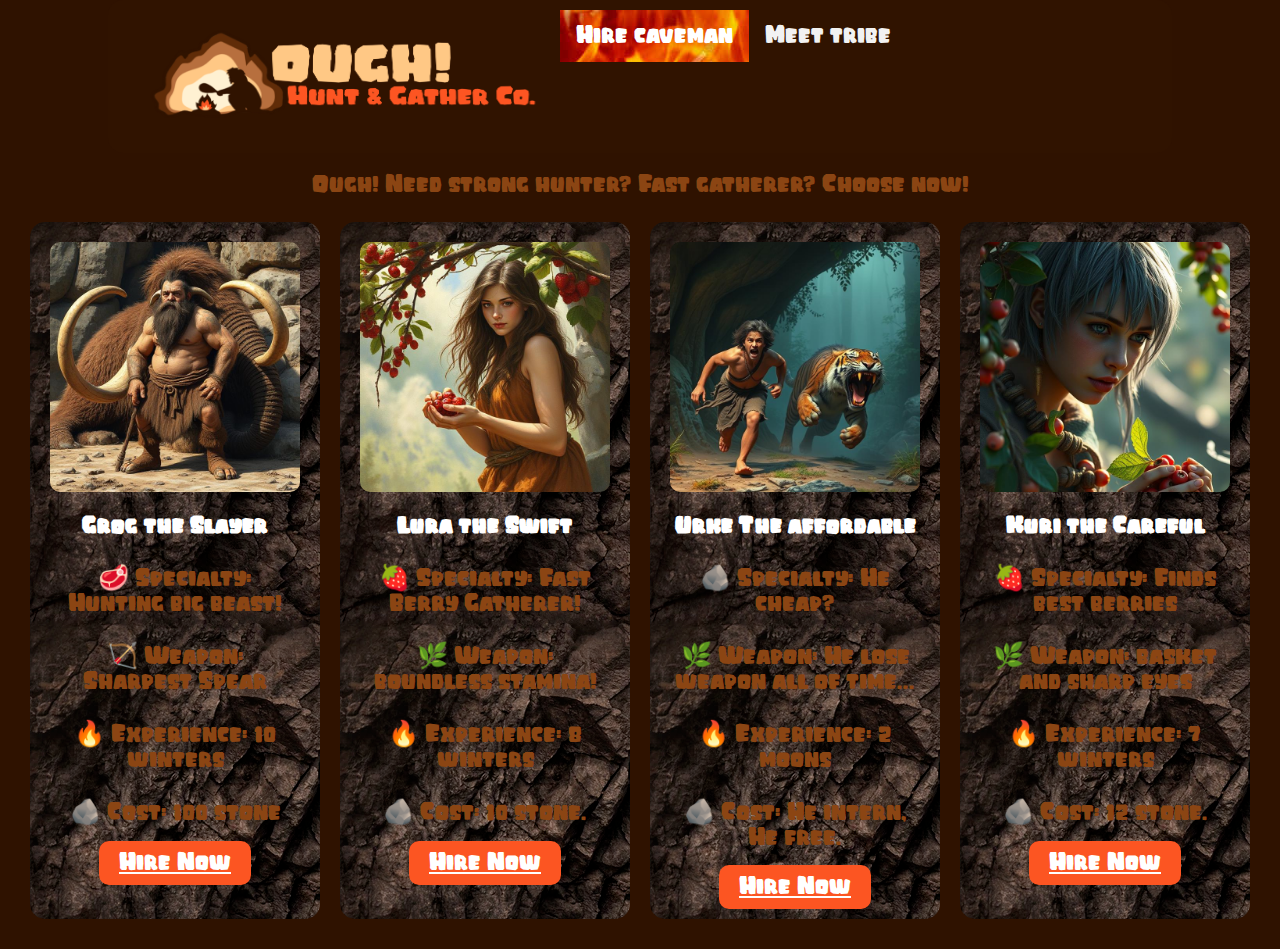
<file: Ough!Hunt&GatherCo/HireMan.html>
<!DOCTYPE html>
<html>
<head>
<title>Hire Caveman</title>
<link rel="stylesheet" href="Cave.css">
</head>
<body>

<div class="CaveCeiling">
  <a href="HomeCave.html"><img src=".\Images\CavemanLogoExpand.png"></img></a>
  <a class="active" href="HireMan.html">Hire caveman</a>
  <a href="MeetTribe.html">Meet tribe</a>
</div>

<div class="Banner">
  <p class="blank"> </p>
</div>

<section class="caveman-hire">
    <h1>Hire a Caveman</h1>
    <p>Ough! Need strong hunter? Fast gatherer? Choose now!</p>

    <div class="caveman-container">
        <div class="caveman-card">
            <img src="Images/hunter1.jpg" alt="Strong Caveman">
            <h2>Grog the Slayer</h2>
            <p>🥩 Specialty: Hunting big beast!</p>
            <p>🏹 Weapon: Sharpest Spear</p>
            <p>🔥 Experience: 10 winters</p>
			<p>🪨 Cost: 100 stone</p>
            <a href="OUGH!.html" class="hire-btn">Hire Now</a>
        </div>

        <div class="caveman-card">
            <img src="Images/gatherer1.jpg" alt="Fast Gatherer">
            <h2>Lura the Swift</h2>
            <p>🍓 Specialty: Fast Berry Gatherer!</p>
            <p>🌿 Weapon: boundless stamina!</p>
            <p>🔥 Experience: 8 winters</p>
			<p>🪨 Cost: 10 stone.</p>
            <a href="OUGH!.html" class="hire-btn">Hire Now</a>
        </div>
		
		<div class="caveman-card">
            <img src="Images/hunter2.jpg" alt="Fast Gatherer">
            <h2>Urke The affordable</h2>
            <p>🪨 Specialty: He cheap?</p>
            <p>🌿 Weapon: He lose weapon all of time...</p>
            <p>🔥 Experience: 2 moons</p>
			<p>🪨 Cost: He intern, He free.</p>
            <a href="OUGH!.html" class="hire-btn">Hire Now</a>
        </div>
		
		<div class="caveman-card">
            <img src="Images/gatherer2.jpg" alt="Fast Gatherer">
            <h2>Kuri the Careful</h2>
            <p>🍓 Specialty: Finds best berries</p>
            <p>🌿 Weapon: basket and sharp eyes</p>
            <p>🔥 Experience: 7 winters</p>
			<p>🪨 Cost: 12 stone.</p>
            <a href="OUGH!.html" class="hire-btn">Hire Now</a>
        </div>
		
    </div>
</section>

</body>
</html>
</file>
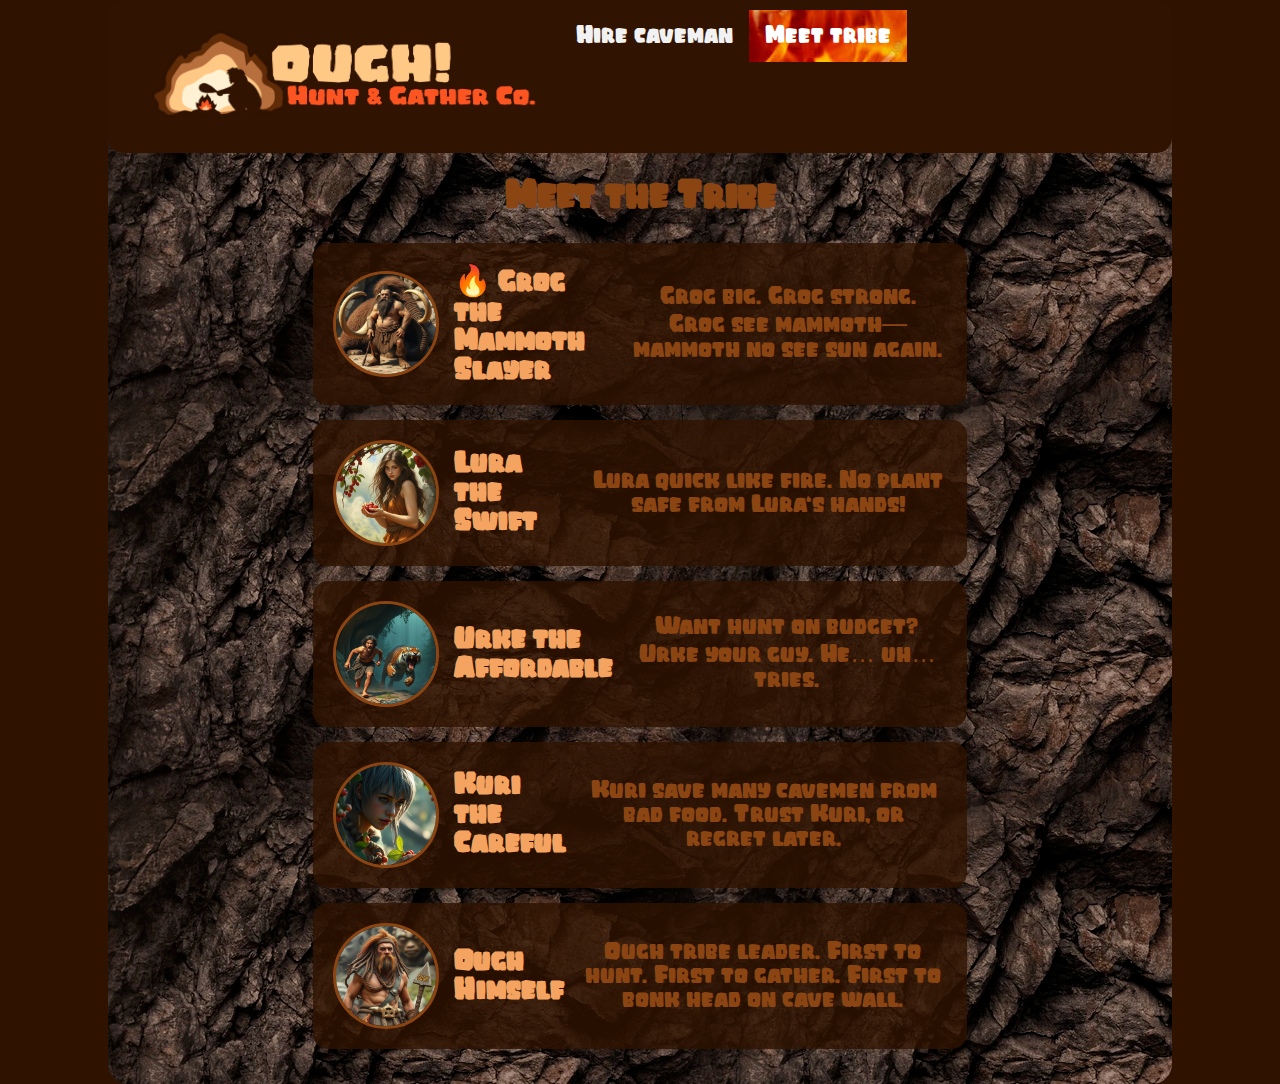
<file: Ough!Hunt&GatherCo/MeetTribe.html>
<!DOCTYPE html>
<html>
<head>
<title>Meet Tribe</title>
<link rel="stylesheet" href="Cave.css">
</head>
<body>

<div class="CaveCeiling">
  <a href="HomeCave.html"><img src=".\Images\CavemanLogoExpand.png"></img></a>
  <a href="HireMan.html">Hire caveman</a>
  <a class="active" href="MeetTribe.html">Meet tribe</a>
</div>

<div class="tribe-container">
    <h1>Meet the Tribe</h1>

    <div class="tribe-member">
        <img src="./Images/hunter1.jpg" alt="Grog the Mammoth Slayer">
        <h2>🔥 Grog the Mammoth Slayer</h2>
        <p>Grog big. Grog strong. Grog see mammoth—mammoth no see sun again.</p>
    </div>

    <div class="tribe-member">
        <img src="./Images/gatherer1.jpg" alt="Lura the Swift">
        <h2>Lura the Swift</h2>
        <p>Lura quick like fire. No plant safe from Lura’s hands!</p>
    </div>

    <div class="tribe-member">
        <img src="./Images/hunter2.jpg" alt="Urke the Affordable">
        <h2>Urke the Affordable</h2>
        <p>Want hunt on budget? Urke your guy. He… uh… tries.</p>
    </div>

    <div class="tribe-member">
        <img src="./Images/gatherer2.jpg" alt="Kuri the Careful">
        <h2>Kuri the Careful</h2>
        <p>Kuri save many cavemen from bad food. Trust Kuri, or regret later.</p>
    </div>

    <div class="tribe-member">
        <img src="./Images/Ough.jpg" alt="Ough Himself">
        <h2>Ough Himself</h2>
        <p>Ough tribe leader. First to hunt. First to gather. First to bonk head on cave wall.</p>
    </div>
</div>

</body>
</html>
</file>
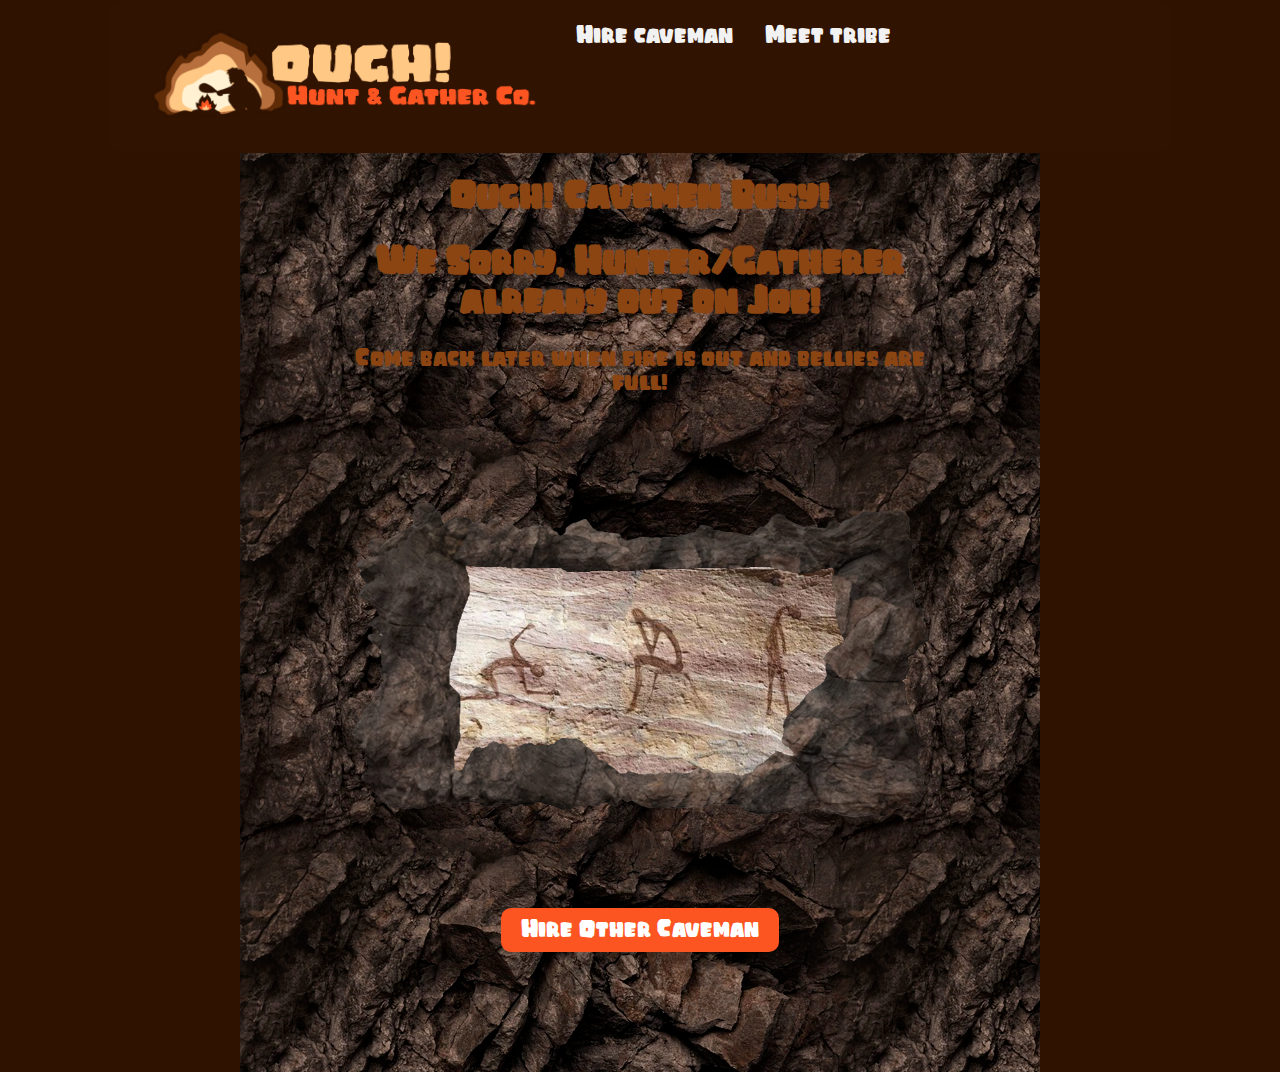
<file: Ough!Hunt&GatherCo/OUGH!.html>
<!DOCTYPE html>
<html>
<head>
<title>We Sorry</title>
<link rel="stylesheet" href="Cave.css">
</head>
<body>

<div class="CaveCeiling">
  <a href="HomeCave.html"><img src=".\Images\CavemanLogoExpand.png"></img></a>
  <a href="HireMan.html">Hire caveman</a>
  <a href="MeetTribe.html">Meet tribe</a>
</div>

<div class="Banner">
  <p class="blank"><p>
</div>

<div class="error-container">
  <h1>Ough! Cavemen Busy!</h1>
  <h1>We Sorry, Hunter/Gatherer already out on Job!</h1>
  <p>Come back later when fire is out and bellies are full!</p>
  <img src="Images/CaveDrawin.png" alt="Busy Caveman">
  <a href="HireMan.html" class="back-btn">Hire Other Caveman</a>
</div>
</body>
</html>
</file>
<file: Ough!Hunt&GatherCo/Cave.css>
body {
  background-color: #2f1200;
  font-family: 'CavemanFont', sans-serif;
  color: #8B4513;
  margin: 0;
  padding: 0;
}
h1 {
  color: #8B4513;
  font-size: 40px;
  text-align: center;
}
p {
  color: #8B4513;
  font-size: 25px;
  text-align: center;
}
a {
  color: #8B4513;
  font-size: 25px;
  text-align: center;
}
.CaveCeiling {
  display: block;
  background-color: #301300;
  overflow: hidden;
  position: fixed;
  top: 0;
  left: 50%; /* Start centering */
  transform: translateX(-50%); /* Fully centers it */
  width: 80%;
  max-width: 1500px;
  padding: 10px 20px; /* Fixed padding issue */
  text-align: center;
  z-index: 1000;
  border-radius: 15px;
}
.CaveCeiling img {
	height: 100px;
	width: 400px;
}
.CaveCeiling a:not(:has(img)):hover {
  background-image: url('./Images/Burning-Charcoal.jpg');
}
.CaveCeiling a {
  float: left;
  color: #f2f2f2;
  text-align: center;
  padding: 14px 16px;
  text-decoration: none;
  font-size: 25px;
}
.CaveCeiling a img:hover {
  background-color: #301300;
}

.CaveCeiling a.active {
  background-image: url('./Images/Fire.jpg');
  color: white;
}
@font-face {
    font-family: 'CavemanFont';
    src: url('./Fonts/Caveman.ttf') format('truetype');
}
.container {
  margin: auto;
  width: 50%;
  padding: 10px;
  display: flex;
  justify-content: space-between;
}
.box {
    width: 60%;
    padding: 20px;
    text-align: center;
}
.buttonbox {
    width: 60%;
    padding: 20px;
    text-align: center;
    background-image: url('./Images/CaveWall.png');
    border-radius: 30px;
    overflow: hidden;
    display: flex;
    flex-direction: column;
    align-items: center;
    justify-content: center;
}
.Banner {
    display: flex;
    justify-content: center;
    align-items: center;
    width: 100%;
}

.button {
  background-color: #fc5522;
  border: none;
  color: white;
  padding: 50px 100%;
  text-align: center;
  text-decoration: none;
  display: inline-block;
  font-size: 30px;
  margin: -4px -2px;
  cursor: pointer;
  border-radius: 30px;
}
.button:hover {
    background-image: url('./Images/Burning-Charcoal.jpg');
}

.caveman-hire {
  text-align: center;
  color: #8B4513;
  padding: 30px;
}

.caveman-container {
  display: flex;
  justify-content: center;
  gap: 20px;
  flex-wrap: wrap;
}

.caveman-card {
  background-image: url('./Images/CaveWall.png');
  border-radius: 15px;
  padding: 20px;
  width: 250px;
  text-align: center;
  color: white;
}

.caveman-card img {
  width: 100%;
  border-radius: 10px;
}

.hire-btn {
  background-color: #fc5522;
  color: white;
  padding: 10px 20px;
  border: none;
  cursor: pointer;
  border-radius: 10px;
}

.hire-btn:hover {
  background-image: url('./Images/Burning-Charcoal.jpg');
}

.blank {
  margin: 40px, 40px;
}
.error-container {
  max-width: 600px;
  margin: auto;
  background-image: url('./Images/CaveWall.png');
  padding: 100px;
  align-items: center;
}

.error-container img {
  width: 100%;
  border-radius: 15px;
  margin-top: 15px;
}

.back-btn {
  background-color: #fc5522;
  color: white;
  padding: 10px 20px;
  border-radius: 10px;
  text-decoration: none;
  display: block;
  width: fit-content;
  margin: 20px auto;
  text-align: center;
}
.back-btn:hover {
  background-image: url('./Images/Burning-Charcoal.jpg');
}
.tribe-container {
  text-align: center;
  background: url('./Images/CaveWall.png'); /* Stone texture */
  padding: 20px;
  padding-top: 150px;
  border-radius: 20px;
  width: 80%;
  margin: auto;
}

.tribe-member {
  background-color: rgba(48, 19, 0, 0.8); /* Caveman brown */
  padding: 20px;
  margin: 15px auto;
  border-radius: 15px;
  width: 60%;
  color: #f4a460;
  font-size: 20px;
  display: flex;
  align-items: center;
  gap: 15px;
  text-align: left;
}

.tribe-member img {
  width: 100px;
  height: 100px;
  border-radius: 50%;
  border: 3px solid #8B4513;
}

.tribe-member h2, .tribe-member p {
  margin: 0;
}
table {
    width: 100%;
    padding: 40px;
    text-align: center;
    background-color: #2f1200;
    border-radius: 30px;
    overflow: hidden;
    display: flex;
    flex-direction: column;
    align-items: center;
    justify-content: center;
}
th {
  border: 1px solid #8B4513;
  text-align: left;
  padding: 8px;
  font-size: 20px;
}
td {
  border: 1px solid #8B4513;
  text-align: left;
  padding: 8px;
  font-size: 20px;
}
tr {
  background-color: #2f1200;
}
.list {
    width: 100%;
    padding: 40px;
    text-align: center;
    background-image: url('./Images/CaveWall.png');
    border-radius: 30px;
    overflow: hidden;
    display: flex;
    flex-direction: column;
    align-items: center;
    justify-content: center;
	font-size: 30px;
}
</file>
